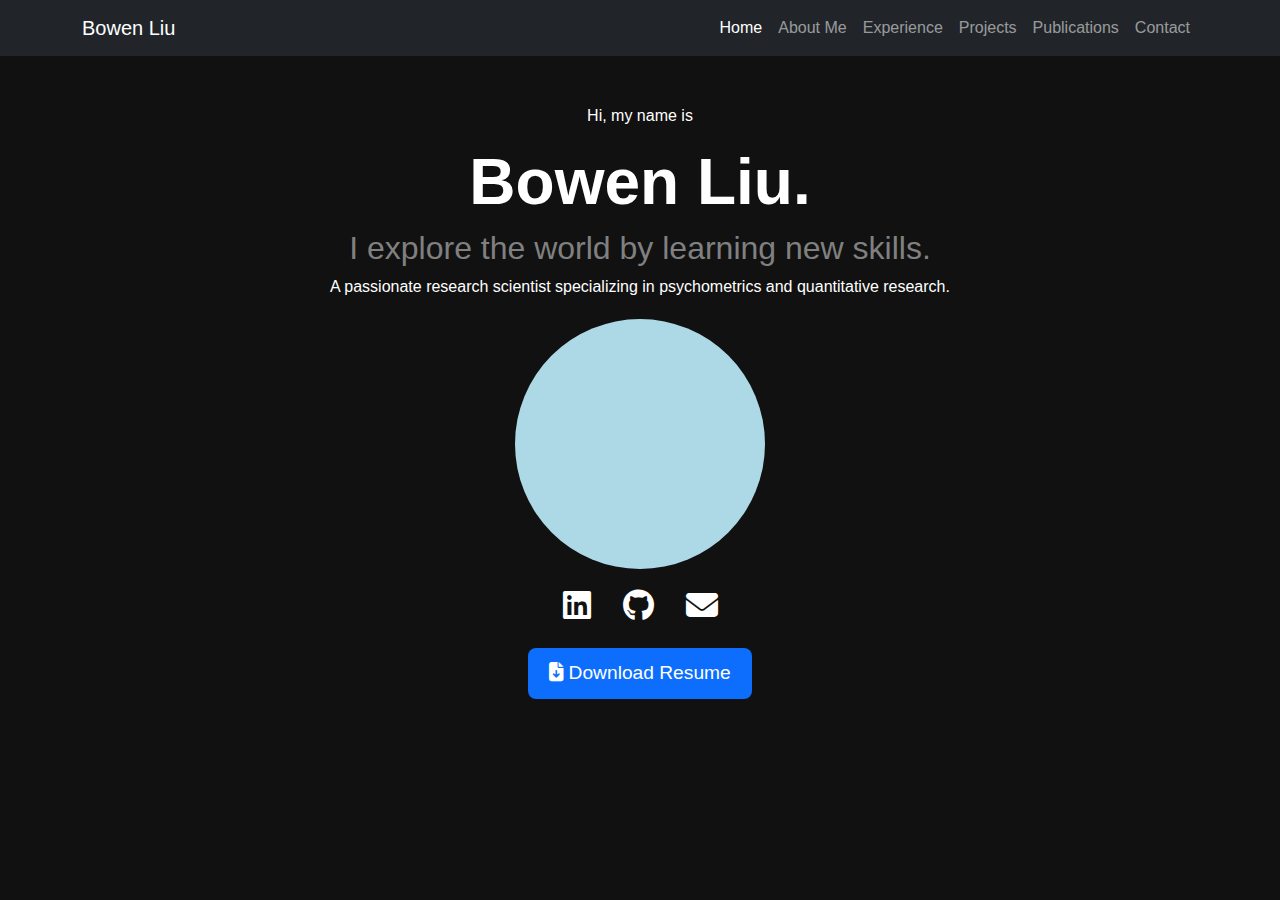
<file: index.html>
<!DOCTYPE html>
<html lang="en">
<head>
  <meta charset="UTF-8">
  <meta name="viewport" content="width=device-width, initial-scale=1.0">
  <title>Bowen Liu</title>
  <link rel="stylesheet" href="https://cdn.jsdelivr.net/npm/bootstrap@5.3.0/dist/css/bootstrap.min.css">
  <link rel="stylesheet" href="https://cdnjs.cloudflare.com/ajax/libs/font-awesome/6.4.2/css/all.min.css">

  <style>
    body {
      background-color: #111;
      color: white;
      text-align: center;
      font-family: Arial, sans-serif;
    }
    h1 {
      font-size: 4rem;
      font-weight: bold;
    }
    h2 {
      font-size: 2rem;
      color: grey;
    }
    .profile-img {
      width: 250px;
      height: 250px;
      border-radius: 50%;
      background: lightblue;
      margin: 20px auto;
    }
    .btn-resume {
      background-color: #0d6efd;
      color: white;
      font-size: 1.2rem;
      padding: 10px 20px;
      border-radius: 8px;
      text-decoration: none;
    }
  </style>
</head>
<body>
 <nav class="navbar navbar-expand-lg navbar-dark bg-dark">
  <div class="container">
    <a class="navbar-brand" href="index.html">Bowen Liu</a>
    <button class="navbar-toggler" type="button" data-bs-toggle="collapse" data-bs-target="#navbarNav">
      <span class="navbar-toggler-icon"></span>
    </button>
    <div class="collapse navbar-collapse" id="navbarNav">
      <ul class="navbar-nav ms-auto">
        <li class="nav-item"><a class="nav-link active" href="index.html">Home</a></li>
        <li class="nav-item"><a class="nav-link" href="about.html">About Me</a></li>
        <li class="nav-item"><a class="nav-link" href="experience.html">Experience</a></li>
        <li class="nav-item"><a class="nav-link" href="#">Projects</a></li>
        <li class="nav-item"><a class="nav-link" href="#">Publications</a></li>
        <li class="nav-item"><a class="nav-link" href="#">Contact</a></li>
      </ul>
    </div>
  </div>
</nav>


  <div class="container mt-5">
    <p>Hi, my name is</p>
    <h1>Bowen Liu.</h1>
    <h2>I explore the world by learning new skills.</h2>
    <p>A passionate research scientist specializing in psychometrics and quantitative research.</p>

    <div class="profile-img"></div>

    <!-- Social Links -->
<div class="d-flex justify-content-center mt-3">
  <a href="https://www.linkedin.com/in/bowen-liu-phd-57569358/" target="_blank" class="text-white mx-3">
    <i class="fab fa-linkedin fa-2x"></i>
  </a>
  <a href="https://github.com/bliu-git" target="_blank" class="text-white mx-3">
    <i class="fab fa-github fa-2x"></i>
  </a>

  <a href="mailto:bl.bowenliu@gmail.com" class="text-white mx-3">
    <i class="fas fa-envelope fa-2x"></i>
  </a>
</div>


   <!-- Resume Download Button -->
<div class="mt-4">
  <a href="resume.pdf" download class="btn btn-resume">
    <i class="fas fa-file-download"></i> Download Resume
  </a>
</div>

  </div>

<!-- Bootstrap JavaScript (Required for the Menu to Work) -->
<script src="https://cdn.jsdelivr.net/npm/bootstrap@5.3.0/dist/js/bootstrap.bundle.min.js"></script>
</body>
</html>
</file>
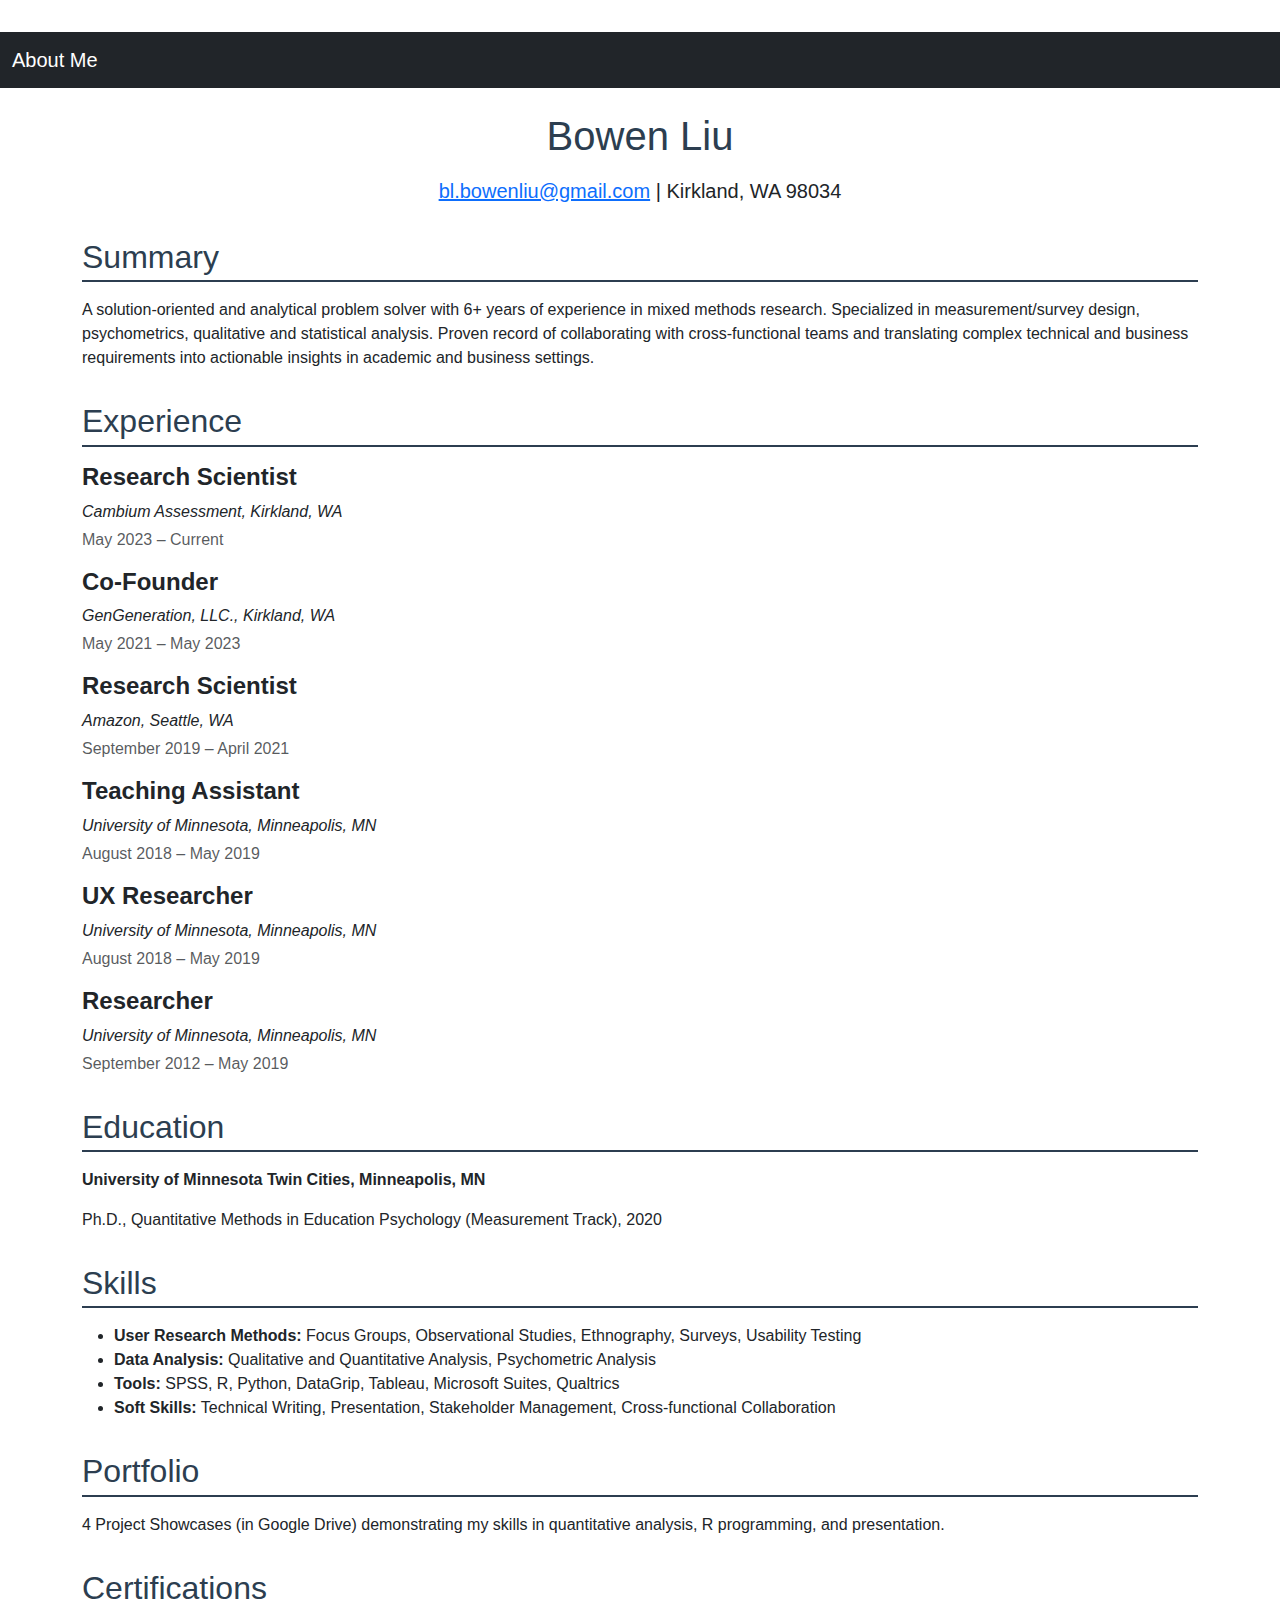
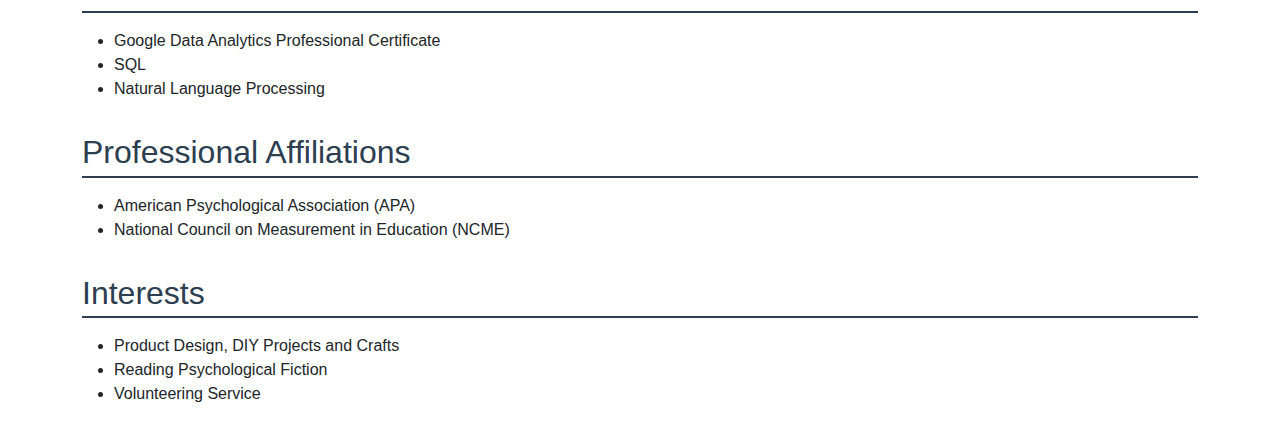
<file: About Me.html>
<!DOCTYPE html>
<html lang="en">
<head>
  <meta charset="utf-8" />
  <title>Bowen Liu</title>
  <!-- Bootstrap CSS -->
  <link
    rel="stylesheet"
    href="https://cdn.jsdelivr.net/npm/bootstrap@5.3.0/dist/css/bootstrap.min.css"
  />
  <style>
    /* OPTIONAL: Add a little extra custom styling */
    body {
      margin-top: 2rem;
      margin-bottom: 2rem;
      font-family: Arial, sans-serif;
    }
    h1, h2, h3 {
      color: #2c3e50;
    }
    .section-title {
      border-bottom: 2px solid #2c3e50;
      padding-bottom: 0.25rem;
      margin-top: 2rem;
      margin-bottom: 1rem;
    }
    /* You can add more custom styles here */
  </style>
</head>
<body>

<!-- NAVBAR (optional) -->
<nav class="navbar navbar-expand-lg navbar-dark bg-dark">
  <div class="container-fluid">
    <span class="navbar-brand">About Me</span>
  </div>
</nav>

<div class="container mt-4">

  <!-- HEADER -->
  <div class="text-center mb-4">
    <h1>Bowen Liu</h1>
    <p class="lead">
      <p class="lead">
  <a href="mailto:bl.bowenliu@gmail.com">bl.bowenliu@gmail.com</a> | Kirkland, WA 98034
</p>
  </div>

  <!-- SUMMARY -->
  <h2 class="section-title">Summary</h2>
  <p>
    A solution-oriented and analytical problem solver with 6+ years of experience in mixed methods research. 
    Specialized in measurement/survey design, psychometrics, qualitative and statistical analysis. 
    Proven record of collaborating with cross-functional teams and translating complex technical and business 
    requirements into actionable insights in academic and business settings.
  </p>

  <!-- EXPERIENCE -->
  <h2 class="section-title">Experience</h2>

  <!-- Cambium Assessment -->
  <div class="mb-3">
    <h4 class="fw-bold">Research Scientist</h4>
    <p class="mb-1"><em>Cambium Assessment, Kirkland, WA</em></p>
    <p class="text-muted">May 2023 – Current</p>

  </div>

  <!-- GenGeneration -->
  <div class="mb-3">
    <h4 class="fw-bold">Co-Founder</h4>
    <p class="mb-1"><em>GenGeneration, LLC., Kirkland, WA</em></p>
    <p class="text-muted">May 2021 – May 2023</p>

  </div>

  <!-- Amazon -->
  <div class="mb-3">
    <h4 class="fw-bold">Research Scientist</h4>
    <p class="mb-1"><em>Amazon, Seattle, WA</em></p>
    <p class="text-muted">September 2019 – April 2021</p>

  </div>

  <!-- University of Minnesota -->
  <div class="mb-3">
    <h4 class="fw-bold">Teaching Assistant</h4>
    <p class="mb-1"><em>University of Minnesota, Minneapolis, MN</em></p>
    <p class="text-muted">August 2018 – May 2019</p>
   

    <h4 class="fw-bold">UX Researcher</h4>
    <p class="mb-1"><em>University of Minnesota, Minneapolis, MN</em></p>
    <p class="text-muted">August 2018 – May 2019</p>


    <h4 class="fw-bold">Researcher</h4>
    <p class="mb-1"><em>University of Minnesota, Minneapolis, MN</em></p>
    <p class="text-muted">September 2012 – May 2019</p>

  </div>

  <!-- EDUCATION -->
  <h2 class="section-title">Education</h2>
  <p><strong>University of Minnesota Twin Cities, Minneapolis, MN</strong></p>
  <p>Ph.D., Quantitative Methods in Education Psychology (Measurement Track), 2020</p>

  <!-- SKILLS -->
  <h2 class="section-title">Skills</h2>
  <ul>
    <li><strong>User Research Methods:</strong> Focus Groups, Observational Studies, Ethnography, Surveys, Usability Testing</li>
    <li><strong>Data Analysis:</strong> Qualitative and Quantitative Analysis, Psychometric Analysis</li>
    <li><strong>Tools:</strong> SPSS, R, Python, DataGrip, Tableau, Microsoft Suites, Qualtrics</li>
    <li><strong>Soft Skills:</strong> Technical Writing, Presentation, Stakeholder Management, Cross-functional Collaboration</li>
  </ul>

  <!-- PORTFOLIO -->
  <h2 class="section-title">Portfolio</h2>
  <p>
    4 Project Showcases (in Google Drive) demonstrating my skills in quantitative analysis, R programming, and presentation.
  </p>

  <!-- CERTIFICATIONS -->
  <h2 class="section-title">Certifications</h2>
  <ul>
    <li>Google Data Analytics Professional Certificate</li>
    <li>SQL</li>
    <li>Natural Language Processing</li>
  </ul>

  <!-- PROFESSIONAL AFFILIATIONS -->
  <h2 class="section-title">Professional Affiliations</h2>
  <ul>
    <li>American Psychological Association (APA)</li>
    <li>National Council on Measurement in Education (NCME)</li>
  </ul>

  <!-- INTERESTS -->
  <h2 class="section-title">Interests</h2>
  <ul>
    <li>Product Design, DIY Projects and Crafts</li>
    <li>Reading Psychological Fiction</li>
    <li>Volunteering Service</li>
  </ul>

</div>

<!-- Bootstrap JS Bundle (popper + bootstrap.js) -->
<script src="https://cdn.jsdelivr.net/npm/bootstrap@5.3.0/dist/js/bootstrap.bundle.min.js"></script>
</body>
</html>
</file>
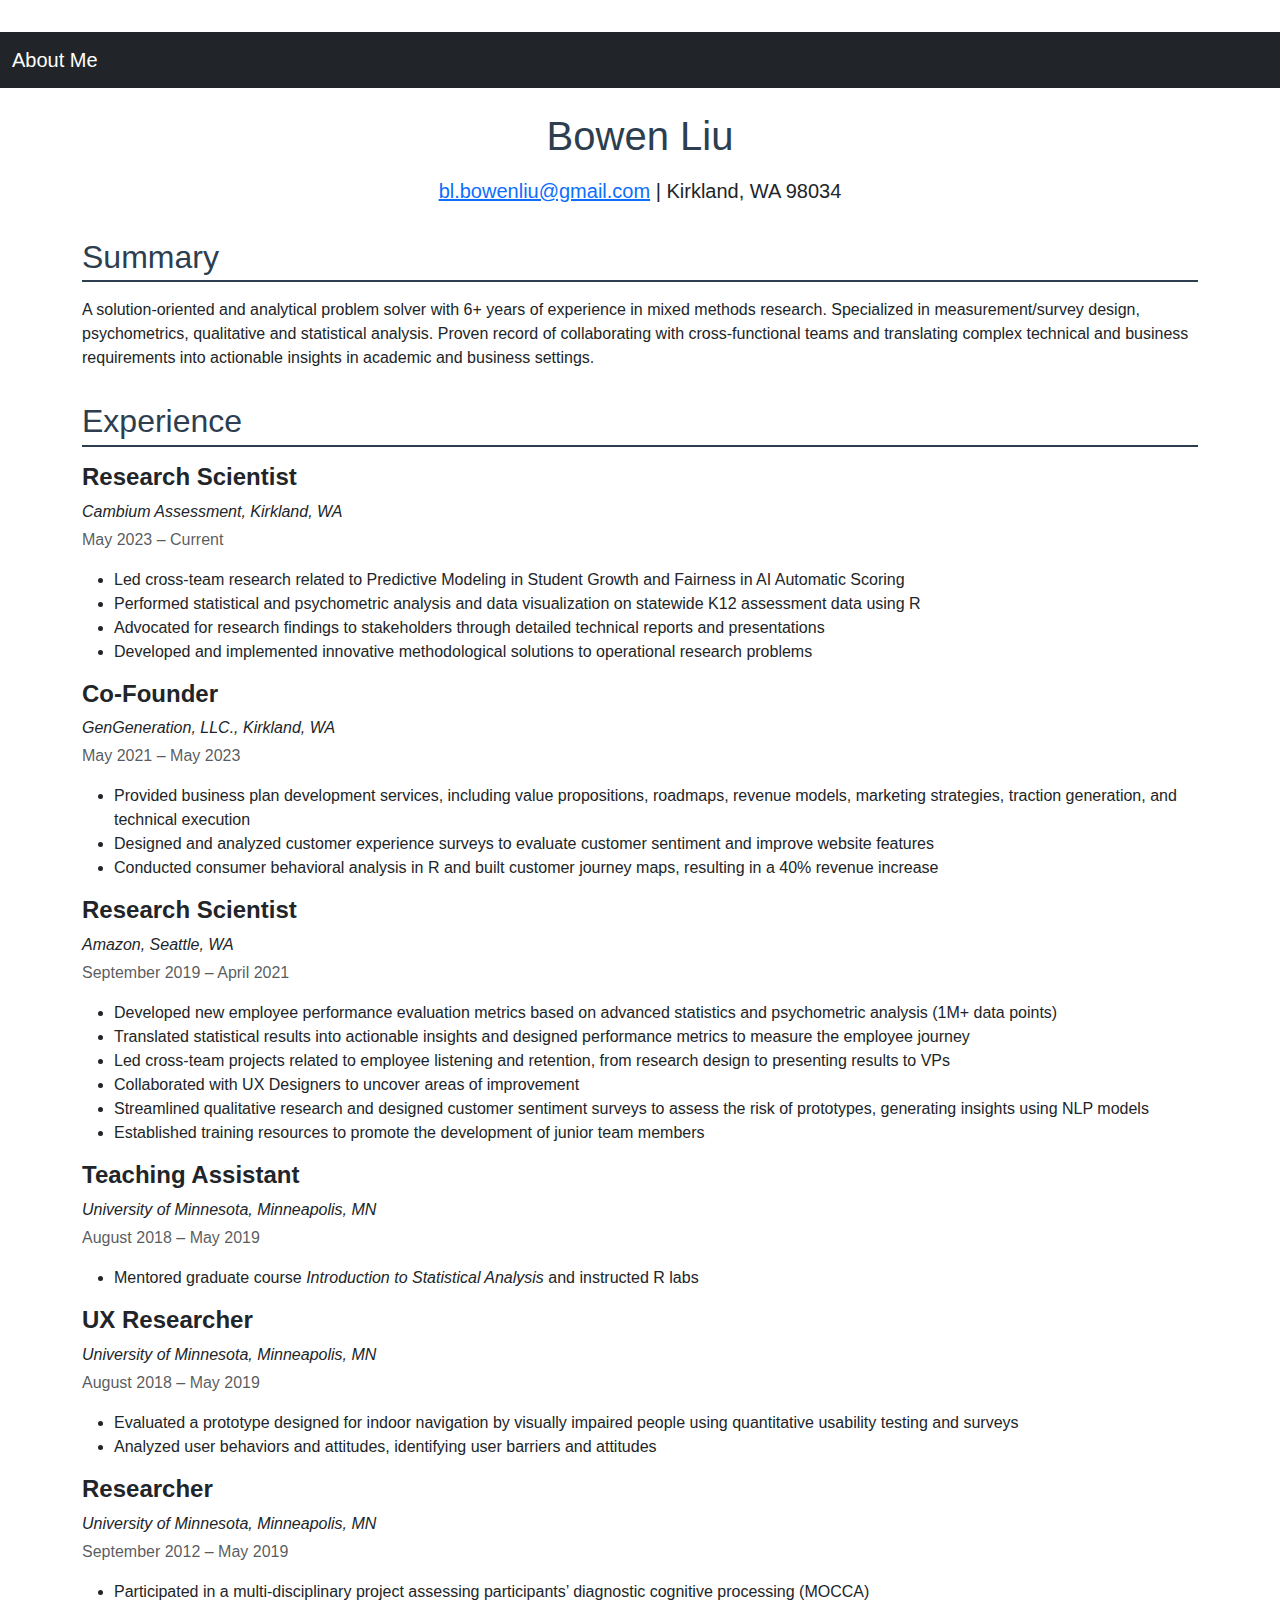
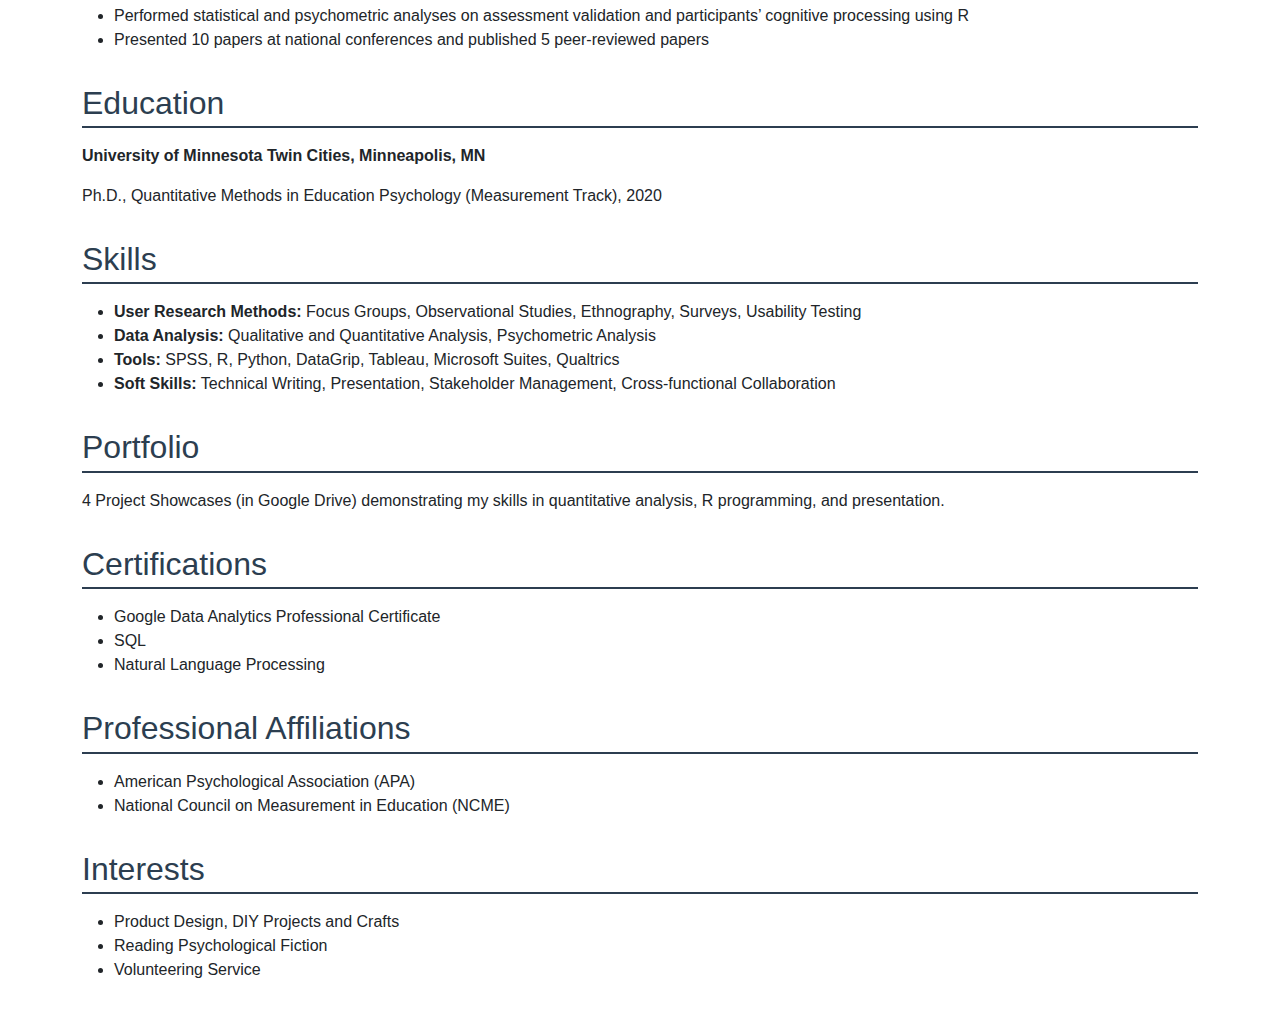
<file: copy_index.html>
<!DOCTYPE html>
<html lang="en">
<head>
  <meta charset="utf-8" />
  <title>Bowen Liu</title>
  <!-- Bootstrap CSS -->
  <link
    rel="stylesheet"
    href="https://cdn.jsdelivr.net/npm/bootstrap@5.3.0/dist/css/bootstrap.min.css"
  />
  <style>
    /* OPTIONAL: Add a little extra custom styling */
    body {
      margin-top: 2rem;
      margin-bottom: 2rem;
      font-family: Arial, sans-serif;
    }
    h1, h2, h3 {
      color: #2c3e50;
    }
    .section-title {
      border-bottom: 2px solid #2c3e50;
      padding-bottom: 0.25rem;
      margin-top: 2rem;
      margin-bottom: 1rem;
    }
    /* You can add more custom styles here */
  </style>
</head>
<body>

<!-- NAVBAR (optional) -->
<nav class="navbar navbar-expand-lg navbar-dark bg-dark">
  <div class="container-fluid">
    <span class="navbar-brand">About Me</span>
  </div>
</nav>

<div class="container mt-4">

  <!-- HEADER -->
  <div class="text-center mb-4">
    <h1>Bowen Liu</h1>
    <p class="lead">
      <p class="lead">
  <a href="mailto:bl.bowenliu@gmail.com">bl.bowenliu@gmail.com</a> | Kirkland, WA 98034
</p>
  </div>

  <!-- SUMMARY -->
  <h2 class="section-title">Summary</h2>
  <p>
    A solution-oriented and analytical problem solver with 6+ years of experience in mixed methods research. 
    Specialized in measurement/survey design, psychometrics, qualitative and statistical analysis. 
    Proven record of collaborating with cross-functional teams and translating complex technical and business 
    requirements into actionable insights in academic and business settings.
  </p>

  <!-- EXPERIENCE -->
  <h2 class="section-title">Experience</h2>

  <!-- Cambium Assessment -->
  <div class="mb-3">
    <h4 class="fw-bold">Research Scientist</h4>
    <p class="mb-1"><em>Cambium Assessment, Kirkland, WA</em></p>
    <p class="text-muted">May 2023 – Current</p>
    <ul>
      <li>Led cross-team research related to Predictive Modeling in Student Growth and Fairness in AI Automatic Scoring</li>
      <li>Performed statistical and psychometric analysis and data visualization on statewide K12 assessment data using R</li>
      <li>Advocated for research findings to stakeholders through detailed technical reports and presentations</li>
      <li>Developed and implemented innovative methodological solutions to operational research problems</li>
    </ul>
  </div>

  <!-- GenGeneration -->
  <div class="mb-3">
    <h4 class="fw-bold">Co-Founder</h4>
    <p class="mb-1"><em>GenGeneration, LLC., Kirkland, WA</em></p>
    <p class="text-muted">May 2021 – May 2023</p>
    <ul>
      <li>Provided business plan development services, including value propositions, roadmaps, revenue models, marketing strategies, traction generation, and technical execution</li>
      <li>Designed and analyzed customer experience surveys to evaluate customer sentiment and improve website features</li>
      <li>Conducted consumer behavioral analysis in R and built customer journey maps, resulting in a 40% revenue increase</li>
    </ul>
  </div>

  <!-- Amazon -->
  <div class="mb-3">
    <h4 class="fw-bold">Research Scientist</h4>
    <p class="mb-1"><em>Amazon, Seattle, WA</em></p>
    <p class="text-muted">September 2019 – April 2021</p>
    <ul>
      <li>Developed new employee performance evaluation metrics based on advanced statistics and psychometric analysis (1M+ data points)</li>
      <li>Translated statistical results into actionable insights and designed performance metrics to measure the employee journey</li>
      <li>Led cross-team projects related to employee listening and retention, from research design to presenting results to VPs</li>
      <li>Collaborated with UX Designers to uncover areas of improvement</li>
      <li>Streamlined qualitative research and designed customer sentiment surveys to assess the risk of prototypes, generating insights using NLP models</li>
      <li>Established training resources to promote the development of junior team members</li>
    </ul>
  </div>

  <!-- University of Minnesota -->
  <div class="mb-3">
    <h4 class="fw-bold">Teaching Assistant</h4>
    <p class="mb-1"><em>University of Minnesota, Minneapolis, MN</em></p>
    <p class="text-muted">August 2018 – May 2019</p>
    <ul>
      <li>Mentored graduate course <em>Introduction to Statistical Analysis</em> and instructed R labs</li>
    </ul>

    <h4 class="fw-bold">UX Researcher</h4>
    <p class="mb-1"><em>University of Minnesota, Minneapolis, MN</em></p>
    <p class="text-muted">August 2018 – May 2019</p>
    <ul>
      <li>Evaluated a prototype designed for indoor navigation by visually impaired people using quantitative usability testing and surveys</li>
      <li>Analyzed user behaviors and attitudes, identifying user barriers and attitudes</li>
    </ul>

    <h4 class="fw-bold">Researcher</h4>
    <p class="mb-1"><em>University of Minnesota, Minneapolis, MN</em></p>
    <p class="text-muted">September 2012 – May 2019</p>
    <ul>
      <li>Participated in a multi-disciplinary project assessing participants’ diagnostic cognitive processing (MOCCA)</li>
      <li>Performed statistical and psychometric analyses on assessment validation and participants’ cognitive processing using R</li>
      <li>Presented 10 papers at national conferences and published 5 peer-reviewed papers</li>
    </ul>
  </div>

  <!-- EDUCATION -->
  <h2 class="section-title">Education</h2>
  <p><strong>University of Minnesota Twin Cities, Minneapolis, MN</strong></p>
  <p>Ph.D., Quantitative Methods in Education Psychology (Measurement Track), 2020</p>

  <!-- SKILLS -->
  <h2 class="section-title">Skills</h2>
  <ul>
    <li><strong>User Research Methods:</strong> Focus Groups, Observational Studies, Ethnography, Surveys, Usability Testing</li>
    <li><strong>Data Analysis:</strong> Qualitative and Quantitative Analysis, Psychometric Analysis</li>
    <li><strong>Tools:</strong> SPSS, R, Python, DataGrip, Tableau, Microsoft Suites, Qualtrics</li>
    <li><strong>Soft Skills:</strong> Technical Writing, Presentation, Stakeholder Management, Cross-functional Collaboration</li>
  </ul>

  <!-- PORTFOLIO -->
  <h2 class="section-title">Portfolio</h2>
  <p>
    4 Project Showcases (in Google Drive) demonstrating my skills in quantitative analysis, R programming, and presentation.
  </p>

  <!-- CERTIFICATIONS -->
  <h2 class="section-title">Certifications</h2>
  <ul>
    <li>Google Data Analytics Professional Certificate</li>
    <li>SQL</li>
    <li>Natural Language Processing</li>
  </ul>

  <!-- PROFESSIONAL AFFILIATIONS -->
  <h2 class="section-title">Professional Affiliations</h2>
  <ul>
    <li>American Psychological Association (APA)</li>
    <li>National Council on Measurement in Education (NCME)</li>
  </ul>

  <!-- INTERESTS -->
  <h2 class="section-title">Interests</h2>
  <ul>
    <li>Product Design, DIY Projects and Crafts</li>
    <li>Reading Psychological Fiction</li>
    <li>Volunteering Service</li>
  </ul>

</div>

<!-- Bootstrap JS Bundle (popper + bootstrap.js) -->
<script src="https://cdn.jsdelivr.net/npm/bootstrap@5.3.0/dist/js/bootstrap.bundle.min.js"></script>
</body>
</html>
</file>
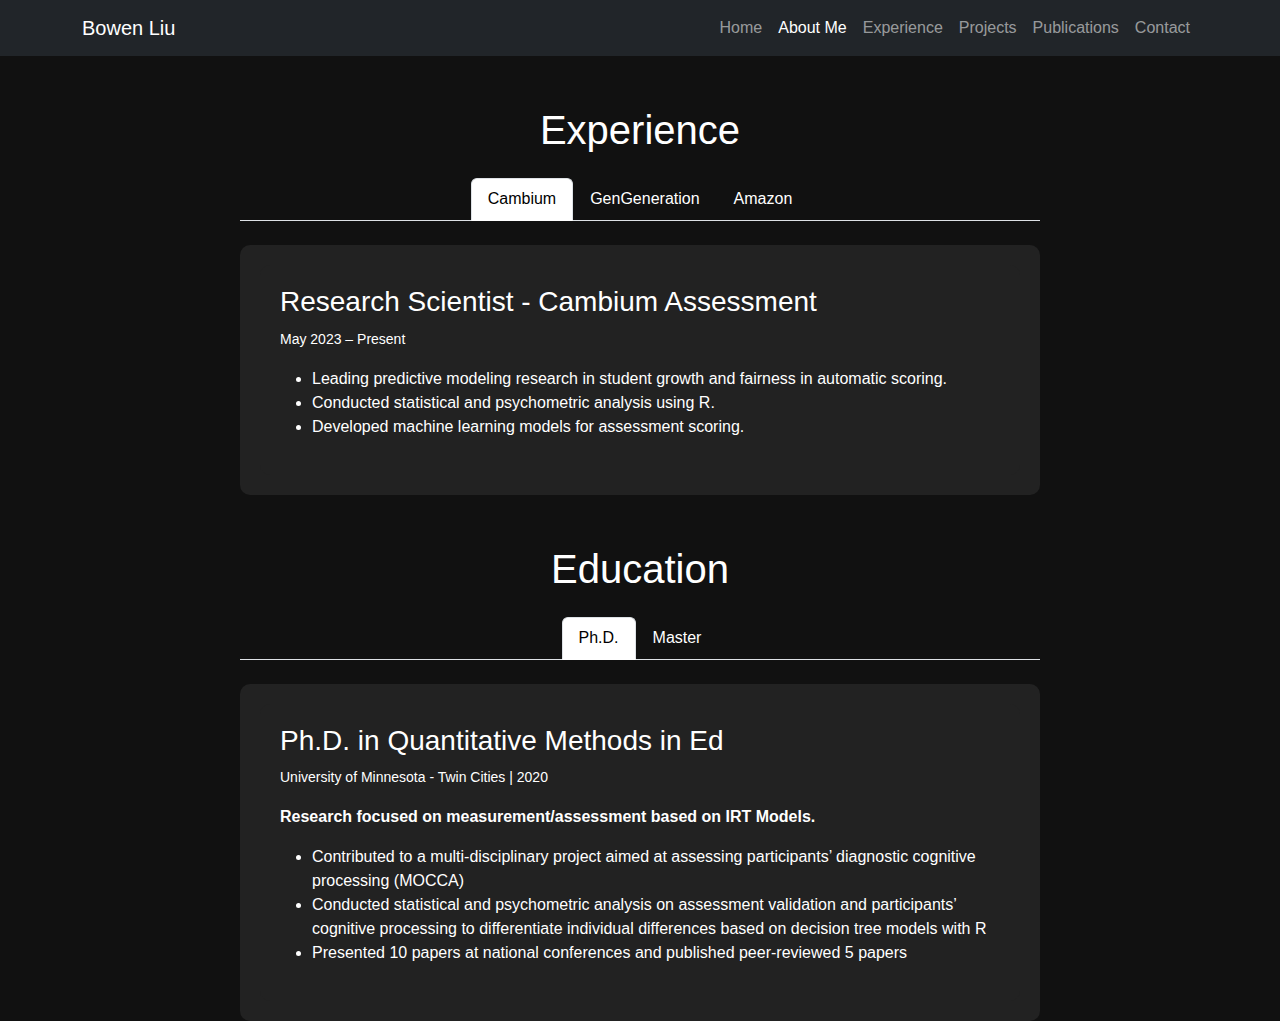
<file: experience.html>
<!DOCTYPE html>
<html lang="en">
<head>
  <meta charset="UTF-8">
  <meta name="viewport" content="width=device-width, initial-scale=1.0">
  <title>Experience - Bowen Liu</title>
  <link rel="stylesheet" href="https://cdn.jsdelivr.net/npm/bootstrap@5.3.0/dist/css/bootstrap.min.css">
  <style>
    body {
      background-color: #111;
      color: white;
      text-align: center;
      font-family: Arial, sans-serif;
    }

    .content-container {
      max-width: 800px;  /* Only limits the content width, NOT the navbar */
      margin: auto;
      padding-top: 50px;
    }

    .nav-tabs .nav-link {
      color: white;
    }
    .nav-tabs .nav-link.active {
      border-bottom: 2px solid white;
    }
    .tab-content {
      background-color: #222;
      padding: 20px;
      border-radius: 10px;
    }
    .experience-card {
      background: #222;
      padding: 20px;
      border-radius: 10px;
      text-align: left;
    }
  </style>
</head>
<body>

<!-- Keep navbar full-width -->
<nav class="navbar navbar-expand-lg navbar-dark bg-dark">
  <div class="container">  <!-- Navbar stays full-width -->
    <a class="navbar-brand" href="index.html">Bowen Liu</a>
    <button class="navbar-toggler" type="button" data-bs-toggle="collapse" data-bs-target="#navbarNav">
      <span class="navbar-toggler-icon"></span>
    </button>
    <div class="collapse navbar-collapse" id="navbarNav">
      <ul class="navbar-nav ms-auto">
        <li class="nav-item"><a class="nav-link" href="index.html">Home</a></li>
        <li class="nav-item"><a class="nav-link active" href="about.html">About Me</a></li>
        <li class="nav-item"><a class="nav-link" href="experience.html">Experience</a></li>
        <li class="nav-item"><a class="nav-link" href="#">Projects</a></li>
        <li class="nav-item"><a class="nav-link" href="#">Publications</a></li>
        <li class="nav-item"><a class="nav-link" href="#">Contact</a></li>
      </ul>
    </div>
  </div>
</nav>

  <!-- Experience Section -->
    <div class="content-container">
    <h1 class="mb-4">Experience</h1>

    <!-- Tabs -->
    <ul class="nav nav-tabs justify-content-center" id="experienceTabs">
      <li class="nav-item">
        <a class="nav-link active" data-bs-toggle="tab" href="#cambium">Cambium</a>
      </li>
       <li class="nav-item">
        <a class="nav-link" data-bs-toggle="tab" href="#gengeneration">GenGeneration</a>
      </li>
      <li class="nav-item">
        <a class="nav-link" data-bs-toggle="tab" href="#amazon">Amazon</a>
      </li>
     
    </ul>

    <!-- Tab Content -->
    <div class="tab-content mt-4">
      
      <!-- Cambium -->
      <div class="tab-pane fade show active" id="cambium">
        <div class="experience-card">
          <h3>Research Scientist - Cambium Assessment</h3>
          <p><small>May 2023 – Present</small></p>
          
          <ul>
            <li>Leading predictive modeling research in student growth and fairness in automatic scoring.</li>
            <li>Conducted statistical and psychometric analysis using R.</li>
            <li>Developed machine learning models for assessment scoring.</li>
          </ul>
        </div>
      </div>

      <!-- Amazon -->
      <div class="tab-pane fade" id="amazon">
        <div class="experience-card">
          <h3>Research Scientist - Amazon</h3>
          <p><small>Sep 2019 – Apr 2021</small></p>
         
          <ul>
            <li>Developed employee performance evaluation metrics and research-driven insights.</li>
            <li>Collaborated with teams to optimize performance tracking.</li>
            <li>Advocated research findings to stakeholders for strategic decisions.</li>
          </ul>
        </div>
      </div>

      <!-- GenGeneration -->
      <div class="tab-pane fade" id="gengeneration">
        <div class="experience-card">
          <h3>Co-Founder - GenGeneration</h3>
          <p><small>May 2021 – May 2023</small></p>
         
          <ul>
            <li>Designed business plans and customer experience surveys.</li>
            <li>Conducted consumer behavior analysis for market insights.</li>
            <li>Built analytical tools for customer feedback assessment.</li>
          </ul>
        </div>
      </div>

    </div>
  </div>


  <!-- Education Section -->

  <div class="content-container">
  <h1 class="mb-4">Education</h1>

  <!-- Tabs -->
  <ul class="nav nav-tabs justify-content-center" id="educationTabs">
    <li class="nav-item">
      <a class="nav-link active" data-bs-toggle="tab" href="#phd">Ph.D.</a>
    </li>
    <li class="nav-item">
      <a class="nav-link" data-bs-toggle="tab" href="#masters">Master</a>
    </li>

  </ul>

  <!-- Tab Content -->
  <div class="tab-content mt-4">
    
    <!-- Ph.D. -->
    <div class="tab-pane fade show active" id="phd">
      <div class="experience-card">
        <h3>Ph.D. in Quantitative Methods in Ed</h3>
        <p><small>University of Minnesota - Twin Cities | 2020</small></p>
        <p><strong>Research focused on measurement/assessment based on IRT Models.</strong></p>
        <ul>
          <li>Contributed to a multi-disciplinary project aimed at assessing participants’ diagnostic cognitive processing (MOCCA) </li>
          <li>Conducted statistical and psychometric analysis on assessment validation and participants’ cognitive processing to differentiate individual differences based on decision tree models with R</li>
          <li>Presented 10 papers at national conferences and published peer-reviewed 5 papers </li>
        </ul>
      </div>
    </div>

    <!-- Master's -->
    <div class="tab-pane fade" id="masters">
      <div class="experience-card">
        <h3>Master's in  Quantitative Methods in Ed</h3>
        <p><small>University of Minnesota - Twin Cities | 2014</small></p>
        <p><strong>Specialized in predictive modeling and UX research.</strong></p>
        <ul>
          <li>Completed coursework in Advanced Statistical Modeling, Sruvey Design, Factor Analysis.</li>
          <li>Worked on projects related to predictive modeling in college readiness.</li>
          <li>Evaluated a prototype designed for visually impaired people (blind, low vision) using quantitative usability testing and survey methods, analyzed user behaviors and attitudes, and identified user attitudes and barriers</li>
        </ul>
      </div>
    </div>



<!-- Bootstrap JavaScript (Required for the Menu to Work) -->
<script src="https://cdn.jsdelivr.net/npm/bootstrap@5.3.0/dist/js/bootstrap.bundle.min.js"></script>
</body>
</html>
</file>
